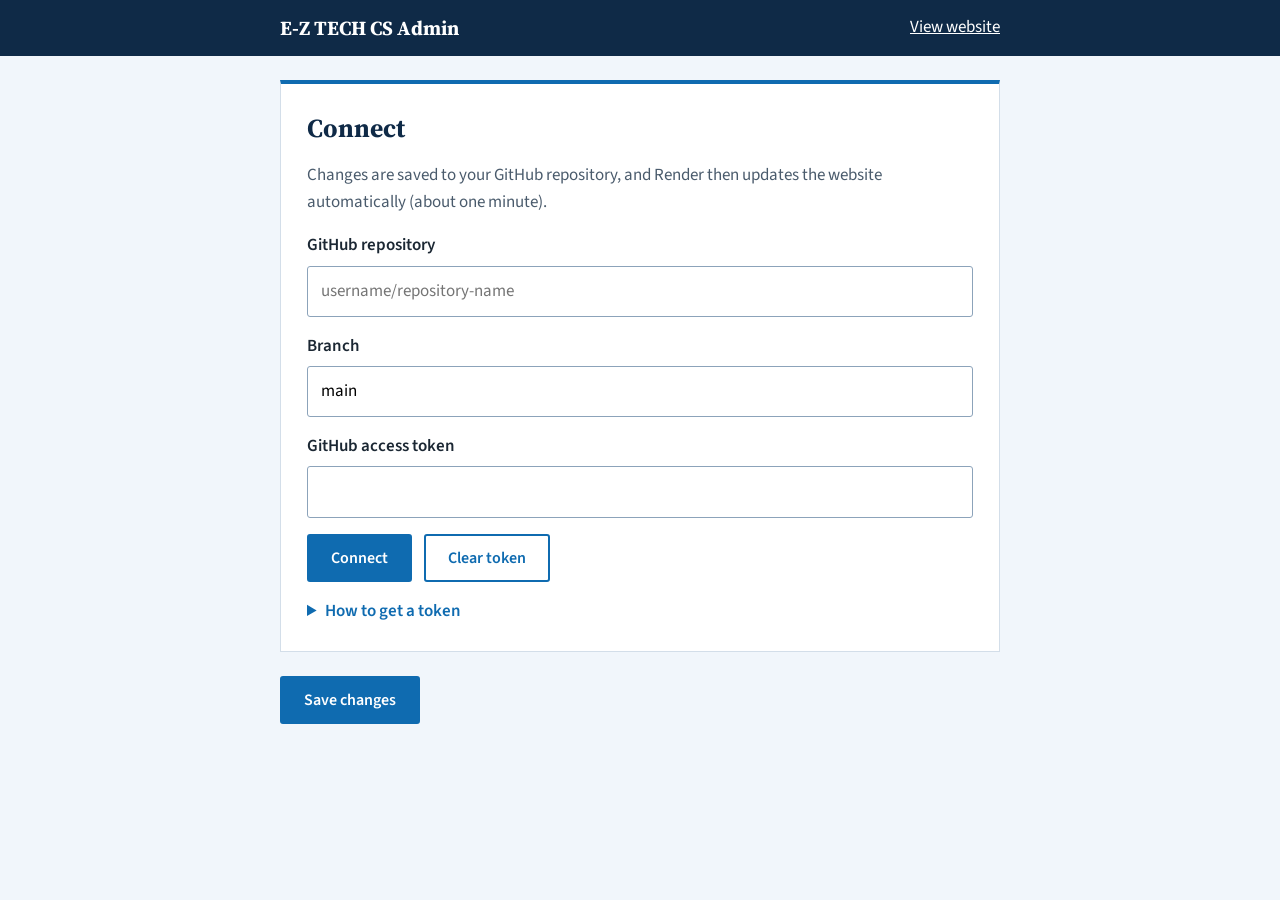
<file: admin.html>
<!doctype html>
<html lang="en">
<head>
<meta charset="utf-8">
<base href="/">
<meta name="viewport" content="width=device-width, initial-scale=1">
<meta name="robots" content="noindex, nofollow">
<title>Admin | E-Z TECH CS</title>
<link rel="icon" type="image/png" href="Files/logo.png?v=1">
<link rel="apple-touch-icon" href="Files/logo.png?v=1">
<link rel="preconnect" href="https://fonts.googleapis.com">
<link rel="preconnect" href="https://fonts.gstatic.com" crossorigin>
<link href="https://fonts.googleapis.com/css2?family=Source+Sans+3:wght@400;600;700&family=Source+Serif+4:opsz,wght@8..60,700&display=swap" rel="stylesheet">
<link rel="stylesheet" href="admin.css">
</head>
<body>
<header class="bar"><div class="w"><b>E-Z TECH CS Admin</b><a href="/home">View website</a></div></header>
<main class="w">

<section class="panel" id="connect">
<h1>Connect</h1>
<p class="hint">Changes are saved to your GitHub repository, and Render then updates the website automatically (about one minute).</p>
<label>GitHub repository<input id="repo" placeholder="username/repository-name" autocomplete="off"></label>
<label>Branch<input id="branch" value="main" autocomplete="off"></label>
<label>GitHub access token<input id="token" type="password" autocomplete="off"></label>
<div class="actions"><button class="btn" id="connectBtn" type="button">Connect</button><button class="btn ghost" id="forget" type="button">Clear token</button></div>
<details>
<summary>How to get a token</summary>
<ol>
<li>On GitHub, open Settings, then Developer settings, then Personal access tokens, then Fine-grained tokens.</li>
<li>Generate a new token. Under Repository access, choose only this website&rsquo;s repository.</li>
<li>Under Permissions, set <b>Contents</b> to <b>Read and write</b>.</li>
<li>Copy the token and paste it above. It stays in this browser tab only and is cleared when you close it.</li>
</ol>
</details>
</section>

<section class="panel" id="editor" hidden>
<h1>Technicians</h1>
<div id="list"></div>
<div class="actions"><button class="btn ghost" id="add" type="button">Add technician</button></div>
</section>

<section class="panel" id="socialPanel" hidden>
<h1>Website social media</h1>
<p class="hint">Shown as animated icons in the contact section and footer. Leave a box empty to hide that icon.</p>
<label>Facebook page link<input id="fb" type="url" placeholder="https://facebook.com/yourpage" autocomplete="off"></label>
<label>Instagram link<input id="ig" type="url" placeholder="https://instagram.com/yourname" autocomplete="off"></label>
<label>TikTok link<input id="tt" type="url" placeholder="https://tiktok.com/@yourname" autocomplete="off"></label>
</section>

<div class="actions" id="saveBar" hidden><button class="btn" id="save" type="button">Save changes</button></div>

<p id="msg" class="msg" role="status"></p>
</main>
<script src="admin.js"></script>
</body>
</html>
</file>
<file: admin.css>
:root{--navy:#0F2A47;--blue:#0F6BB0;--blue-dark:#0B5590;--tint:#F1F6FB;--ink:#1B2733;--muted:#4A5B6C;--line:#D3DEE9}
*{box-sizing:border-box}
body{margin:0;background:var(--tint);color:var(--ink);font:400 17px/1.6 "Source Sans 3",system-ui,sans-serif}
a{color:#fff}
:focus-visible{outline:3px solid var(--blue);outline-offset:2px}
.w{max-width:760px;margin:0 auto;padding:0 20px}
.bar{background:var(--navy);color:#fff;padding:14px 0}
.bar .w{display:flex;justify-content:space-between;align-items:center;gap:12px;flex-wrap:wrap}
.bar b{font:700 20px "Source Serif 4",Georgia,serif}
.panel{background:#fff;border:1px solid var(--line);border-top:4px solid var(--blue);padding:26px;margin:24px 0;display:grid;gap:16px}
.panel[hidden]{display:none}
h1{margin:0;font:700 26px "Source Serif 4",Georgia,serif;color:var(--navy)}
.hint{margin:0;color:var(--muted)}
label{display:grid;gap:6px;font-weight:600}
input{font:inherit;font-weight:400;padding:11px 13px;border:1px solid #8CA3BA;border-radius:3px;min-height:46px;width:100%}
.actions{display:flex;gap:12px;flex-wrap:wrap}
.btn{font:600 16px "Source Sans 3",sans-serif;background:var(--blue);color:#fff;border:2px solid var(--blue);border-radius:3px;padding:11px 22px;cursor:pointer;min-height:46px}
.btn:hover{background:var(--blue-dark);border-color:var(--blue-dark)}
.btn.ghost{background:#fff;color:var(--blue)}
.btn.ghost:hover{background:var(--tint)}
.btn:disabled{opacity:.6;cursor:wait}
details{color:var(--muted)}summary{cursor:pointer;font-weight:600;color:var(--blue)}
details ol{margin:10px 0 0;padding-left:22px}
.tech{display:grid;grid-template-columns:120px 1fr;gap:20px;padding:20px 0;border-top:1px solid var(--line);align-items:start}
.tech:first-child{border-top:0;padding-top:0}
.tech .pic{display:grid;gap:10px;justify-items:center}
.tech img{width:110px;height:110px;border-radius:50%;object-fit:cover;background:var(--tint);border:3px solid #fff;box-shadow:0 0 0 2px var(--blue)}
.tech .fields{display:grid;gap:12px}
.file{font-size:14px;font-weight:600;color:var(--blue);cursor:pointer;text-align:center}
.file input{position:absolute;opacity:0;width:1px;height:1px;min-height:0}
.file:focus-within{outline:3px solid var(--blue);outline-offset:2px}
.remove{justify-self:start;background:none;border:0;color:#B00020;font:600 15px "Source Sans 3",sans-serif;cursor:pointer;padding:6px 0}
.msg{min-height:1.6em;font-weight:600;margin:0 0 40px}
.msg.ok{color:#0F6B3A}.msg.err{color:#B00020}
@media(max-width:560px){.tech{grid-template-columns:1fr}}
</file>
